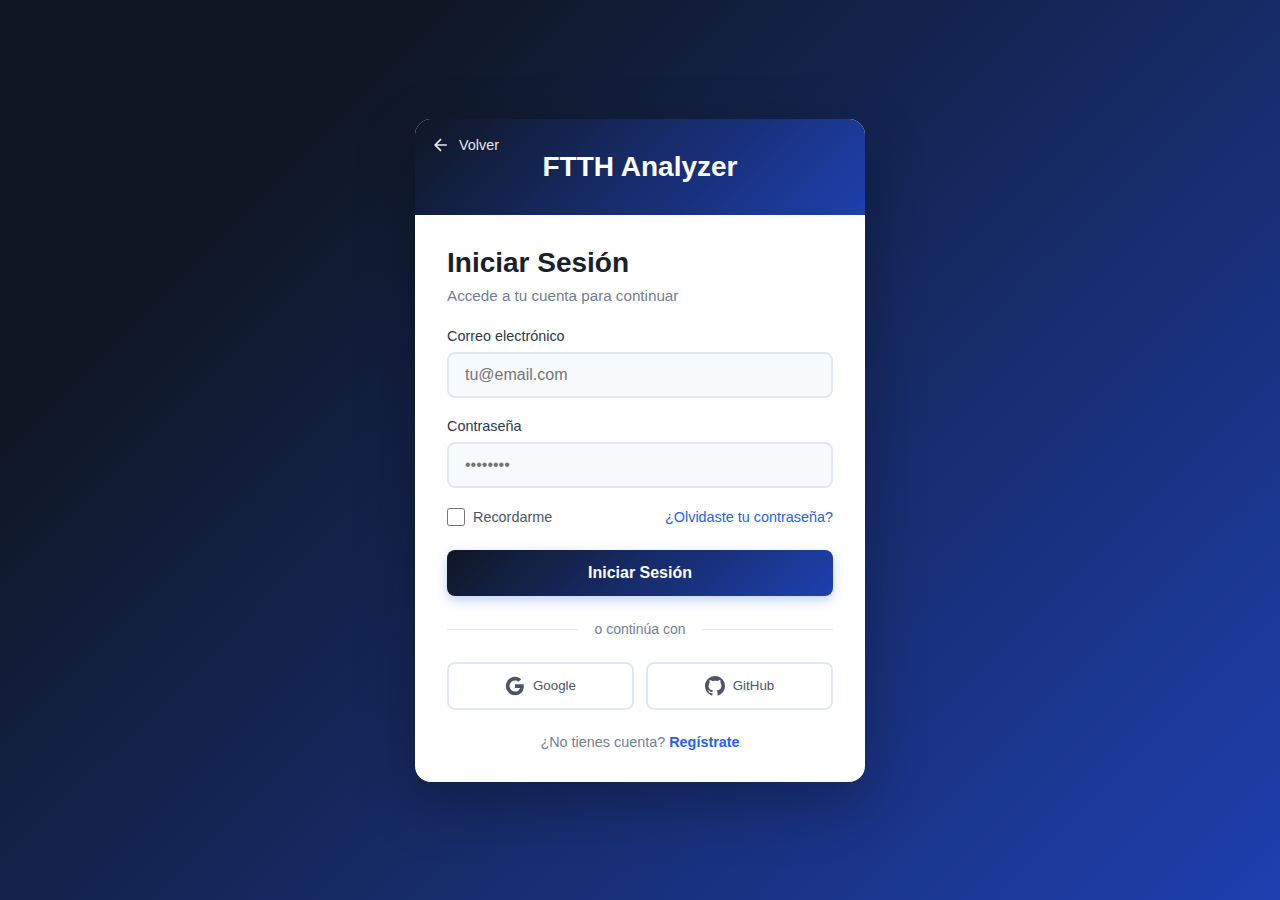
<file: frontend/login.html>
<!DOCTYPE html>
<html lang="es">
<head>
  <meta charset="UTF-8" />
  <meta name="viewport" content="width=device-width, initial-scale=1.0"/>
  <title>Login - FTTH Analyzer</title>
  <link rel="stylesheet" href="/frontend/css/login.css"/>
</head>
<body>
  <div class="login-container">
    <div class="login-card">
      <div class="login-header">
        <a href="/" class="back-link">
          <svg width="20" height="20" viewBox="0 0 24 24" fill="none" stroke="currentColor" stroke-width="2">
            <path d="M19 12H5M12 19l-7-7 7-7"/>
          </svg>
          Volver
        </a>
        <h1>FTTH Analyzer</h1>
      </div>

      <!-- Formulario de Login -->
      <form id="login-form" class="auth-form active">
        <h2>Iniciar Sesión</h2>
        <p class="form-subtitle">Accede a tu cuenta para continuar</p>

        <div class="form-group">
          <label for="login-email">Correo electrónico</label>
          <input 
            type="email" 
            id="login-email" 
            placeholder="tu@email.com"
            required
          >
        </div>

        <div class="form-group">
          <label for="login-password">Contraseña</label>
          <input 
            type="password" 
            id="login-password" 
            placeholder="••••••••"
            required
          >
        </div>

        <div class="form-options">
          <label class="checkbox-container">
            <input type="checkbox" id="remember-me">
            <span>Recordarme</span>
          </label>
          <a href="#" class="forgot-link">¿Olvidaste tu contraseña?</a>
        </div>

        <button type="submit" class="btn-submit">Iniciar Sesión</button>

        <div class="form-divider">
          <span>o continúa con</span>
        </div>

        <div class="social-buttons">
          <button type="button" class="btn-social">
            <svg width="20" height="20" viewBox="0 0 24 24">
              <path fill="currentColor" d="M22.56 12.25c0-.78-.07-1.53-.2-2.25H12v4.26h5.92c-.26 1.37-1.04 2.53-2.21 3.31v2.77h3.57c2.08-1.92 3.28-4.74 3.28-8.09z"/>
              <path fill="currentColor" d="M12 23c2.97 0 5.46-.98 7.28-2.66l-3.57-2.77c-.98.66-2.23 1.06-3.71 1.06-2.86 0-5.29-1.93-6.16-4.53H2.18v2.84C3.99 20.53 7.7 23 12 23z"/>
              <path fill="currentColor" d="M5.84 14.09c-.22-.66-.35-1.36-.35-2.09s.13-1.43.35-2.09V7.07H2.18C1.43 8.55 1 10.22 1 12s.43 3.45 1.18 4.93l2.85-2.22.81-.62z"/>
              <path fill="currentColor" d="M12 5.38c1.62 0 3.06.56 4.21 1.64l3.15-3.15C17.45 2.09 14.97 1 12 1 7.7 1 3.99 3.47 2.18 7.07l3.66 2.84c.87-2.6 3.3-4.53 6.16-4.53z"/>
            </svg>
            Google
          </button>
          <button type="button" class="btn-social">
            <svg width="20" height="20" viewBox="0 0 24 24">
              <path fill="currentColor" d="M12 0c-6.626 0-12 5.373-12 12 0 5.302 3.438 9.8 8.207 11.387.599.111.793-.261.793-.577v-2.234c-3.338.726-4.033-1.416-4.033-1.416-.546-1.387-1.333-1.756-1.333-1.756-1.089-.745.083-.729.083-.729 1.205.084 1.839 1.237 1.839 1.237 1.07 1.834 2.807 1.304 3.492.997.107-.775.418-1.305.762-1.604-2.665-.305-5.467-1.334-5.467-5.931 0-1.311.469-2.381 1.236-3.221-.124-.303-.535-1.524.117-3.176 0 0 1.008-.322 3.301 1.23.957-.266 1.983-.399 3.003-.404 1.02.005 2.047.138 3.006.404 2.291-1.552 3.297-1.23 3.297-1.23.653 1.653.242 2.874.118 3.176.77.84 1.235 1.911 1.235 3.221 0 4.609-2.807 5.624-5.479 5.921.43.372.823 1.102.823 2.222v3.293c0 .319.192.694.801.576 4.765-1.589 8.199-6.086 8.199-11.386 0-6.627-5.373-12-12-12z"/>
            </svg>
            GitHub
          </button>
        </div>

        <p class="switch-form">
          ¿No tienes cuenta? <a href="#" id="show-register">Regístrate</a>
        </p>
      </form>

      <!-- Formulario de Registro -->
      <form id="register-form" class="auth-form">
        <h2>Crear Cuenta</h2>
        <p class="form-subtitle">Regístrate para empezar a usar la herramienta</p>

        <div class="form-group">
          <label for="register-name">Nombre completo</label>
          <input 
            type="text" 
            id="register-name" 
            placeholder="Juan Pérez"
            required
          >
        </div>

        <div class="form-group">
          <label for="register-email">Correo electrónico</label>
          <input 
            type="email" 
            id="register-email" 
            placeholder="tu@email.com"
            required
          >
        </div>

        <div class="form-group">
          <label for="register-password">Contraseña</label>
          <input 
            type="password" 
            id="register-password" 
            placeholder="Mínimo 8 caracteres"
            required
          >
        </div>

        <div class="form-group">
          <label for="register-confirm">Confirmar contraseña</label>
          <input 
            type="password" 
            id="register-confirm" 
            placeholder="Repite tu contraseña"
            required
          >
        </div>

        <label class="checkbox-container">
          <input type="checkbox" id="accept-terms" required>
          <span>Acepto los <a href="#">términos y condiciones</a></span>
        </label>

        <button type="submit" class="btn-submit">Crear Cuenta</button>

        <div class="form-divider">
          <span>o regístrate con</span>
        </div>

        <div class="social-buttons">
          <button type="button" class="btn-social">
            <svg width="20" height="20" viewBox="0 0 24 24">
              <path fill="currentColor" d="M22.56 12.25c0-.78-.07-1.53-.2-2.25H12v4.26h5.92c-.26 1.37-1.04 2.53-2.21 3.31v2.77h3.57c2.08-1.92 3.28-4.74 3.28-8.09z"/>
              <path fill="currentColor" d="M12 23c2.97 0 5.46-.98 7.28-2.66l-3.57-2.77c-.98.66-2.23 1.06-3.71 1.06-2.86 0-5.29-1.93-6.16-4.53H2.18v2.84C3.99 20.53 7.7 23 12 23z"/>
              <path fill="currentColor" d="M5.84 14.09c-.22-.66-.35-1.36-.35-2.09s.13-1.43.35-2.09V7.07H2.18C1.43 8.55 1 10.22 1 12s.43 3.45 1.18 4.93l2.85-2.22.81-.62z"/>
              <path fill="currentColor" d="M12 5.38c1.62 0 3.06.56 4.21 1.64l3.15-3.15C17.45 2.09 14.97 1 12 1 7.7 1 3.99 3.47 2.18 7.07l3.66 2.84c.87-2.6 3.3-4.53 6.16-4.53z"/>
            </svg>
            Google
          </button>
          <button type="button" class="btn-social">
            <svg width="20" height="20" viewBox="0 0 24 24">
              <path fill="currentColor" d="M12 0c-6.626 0-12 5.373-12 12 0 5.302 3.438 9.8 8.207 11.387.599.111.793-.261.793-.577v-2.234c-3.338.726-4.033-1.416-4.033-1.416-.546-1.387-1.333-1.756-1.333-1.756-1.089-.745.083-.729.083-.729 1.205.084 1.839 1.237 1.839 1.237 1.07 1.834 2.807 1.304 3.492.997.107-.775.418-1.305.762-1.604-2.665-.305-5.467-1.334-5.467-5.931 0-1.311.469-2.381 1.236-3.221-.124-.303-.535-1.524.117-3.176 0 0 1.008-.322 3.301 1.23.957-.266 1.983-.399 3.003-.404 1.02.005 2.047.138 3.006.404 2.291-1.552 3.297-1.23 3.297-1.23.653 1.653.242 2.874.118 3.176.77.84 1.235 1.911 1.235 3.221 0 4.609-2.807 5.624-5.479 5.921.43.372.823 1.102.823 2.222v3.293c0 .319.192.694.801.576 4.765-1.589 8.199-6.086 8.199-11.386 0-6.627-5.373-12-12-12z"/>
            </svg>
            GitHub
          </button>
        </div>

        <p class="switch-form">
          ¿Ya tienes cuenta? <a href="#" id="show-login">Inicia sesión</a>
        </p>
      </form>
    </div>
  </div>

  <script src="/frontend/js/login.js"></script>
</body>
</html>
</file>
<file: frontend/css/login.css>
* { margin: 0; padding: 0; box-sizing: border-box; }

body {
  font-family: -apple-system, BlinkMacSystemFont, 'Segoe UI', Roboto, Oxygen, Ubuntu, sans-serif;
  background: linear-gradient(135deg, #0f1724 20%, #1e40af 100%);
  min-height: 100vh;
  display: flex;
  align-items: center;
  justify-content: center;
  padding: 1rem;
}

.login-container {
  width: 100%;
  max-width: 450px;
}

.login-card {
  background: #fff;
  border-radius: 16px;
  box-shadow: 0 20px 60px rgba(0, 0, 0, 0.3);
  overflow: hidden;
}

.login-header {
  background: linear-gradient(135deg, #0f1724, #1e40af);
  padding: 2rem;
  text-align: center;
  color: #fff;
  position: relative;
}

.back-link {
  position: absolute;
  top: 1rem;
  left: 1rem;
  color: #fff;
  text-decoration: none;
  display: flex;
  align-items: center;
  gap: 0.5rem;
  font-size: 0.9rem;
  opacity: 0.9;
  transition: opacity 0.2s;
}

.back-link:hover {
  opacity: 1;
}

.login-header h1 {
  font-size: 1.75rem;
  font-weight: 700;
  margin: 0;
}

.auth-form {
  padding: 2rem;
  display: none;
}

.auth-form.active {
  display: block;
}

.auth-form h2 {
  font-size: 1.75rem;
  color: #1a202c;
  margin-bottom: 0.5rem;
}

.form-subtitle {
  color: #718096;
  font-size: 0.95rem;
  margin-bottom: 1.5rem;
}

.form-group {
  margin-bottom: 1.25rem;
}

.form-group label {
  display: block;
  margin-bottom: 0.5rem;
  color: #2d3748;
  font-weight: 500;
  font-size: 0.9rem;
}

.form-group input {
  width: 100%;
  padding: 0.75rem 1rem;
  border: 2px solid #e2e8f0;
  border-radius: 8px;
  font-size: 1rem;
  transition: all 0.2s;
  background: #f7fafc;
}

.form-group input:focus {
  outline: none;
  border-color: #0f1724;
  background: #fff;
  box-shadow: 0 0 0 3px rgba(37, 99, 235, 0.1);
}

.form-options {
  display: flex;
  justify-content: space-between;
  align-items: center;
  margin-bottom: 1.5rem;
  font-size: 0.9rem;
}

.checkbox-container {
  display: flex;
  align-items: center;
  gap: 0.5rem;
  cursor: pointer;
  color: #4a5568;
}

.checkbox-container input {
  cursor: pointer;
  width: 18px;
  height: 18px;
}

.forgot-link {
  color: #2563eb;
  text-decoration: none;
  font-weight: 500;
}

.forgot-link:hover {
  text-decoration: underline;
}

.btn-submit {
  width: 100%;
  padding: 0.875rem;
  background: linear-gradient(135deg, #0f1724, #1e40af);
  color: #fff;
  border: none;
  border-radius: 8px;
  font-size: 1rem;
  font-weight: 600;
  cursor: pointer;
  transition: all 0.2s;
  box-shadow: 0 4px 12px rgba(37, 99, 235, 0.3);
}

.btn-submit:hover {
  transform: translateY(-2px);
  box-shadow: 0 6px 20px rgba(37, 99, 235, 0.4);
}

.btn-submit:active {
  transform: translateY(0);
}

.form-divider {
  position: relative;
  text-align: center;
  margin: 1.5rem 0;
}

.form-divider::before {
  content: '';
  position: absolute;
  top: 50%;
  left: 0;
  right: 0;
  height: 1px;
  background: #e2e8f0;
}

.form-divider span {
  position: relative;
  background: #fff;
  padding: 0 1rem;
  color: #718096;
  font-size: 0.875rem;
}

.social-buttons {
  display: grid;
  grid-template-columns: 1fr 1fr;
  gap: 0.75rem;
  margin-bottom: 1.5rem;
}

.btn-social {
  display: flex;
  align-items: center;
  justify-content: center;
  gap: 0.5rem;
  padding: 0.75rem;
  border: 2px solid #e2e8f0;
  border-radius: 8px;
  background: #fff;
  color: #4a5568;
  font-weight: 500;
  cursor: pointer;
  transition: all 0.2s;
}

.btn-social:hover {
  border-color: #cbd5e0;
  background: #f7fafc;
}

.switch-form {
  text-align: center;
  color: #718096;
  font-size: 0.9rem;
}

.switch-form a {
  color: #2563eb;
  text-decoration: none;
  font-weight: 600;
}

.switch-form a:hover {
  text-decoration: underline;
}

/* Responsive */
@media (max-width: 520px) {
  .login-card {
    border-radius: 12px;
  }

  .login-header {
    padding: 1.5rem;
  }

  .login-header h1 {
    font-size: 1.5rem;
  }

  .auth-form {
    padding: 1.5rem;
  }

  .auth-form h2 {
    font-size: 1.5rem;
  }

  .social-buttons {
    grid-template-columns: 1fr;
  }
}
</file>
